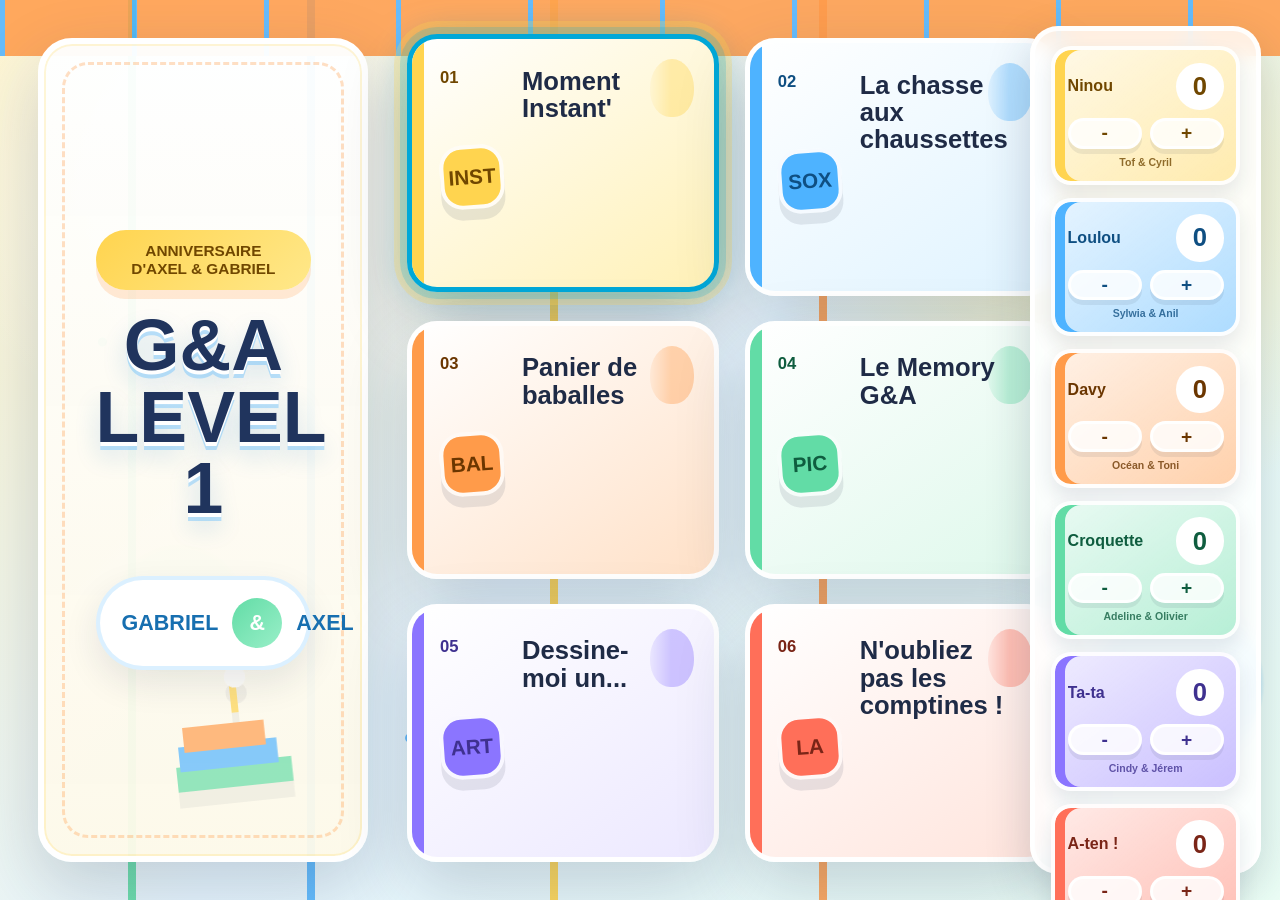
<file: index.html>
<!doctype html>
<html lang="fr">
  <head>
    <meta charset="UTF-8" />
    <meta name="viewport" content="width=device-width, initial-scale=1.0" />
    <title>G&A LEVEL 1</title>
    <link rel="stylesheet" href="styles.css" />
  </head>
  <body>
    <main class="shell">
      <aside class="team-scoreboard" aria-label="Scores des équipes">
        <div class="team-card team-ninou">
          <span class="team-name">Ninou</span><span class="team-members">Tof &amp; Cyril</span>
          <strong class="team-points">0</strong>
          <div class="team-controls" aria-label="Points Ninou">
            <button class="team-score-button" type="button" data-score-delta="-1">-</button>
            <button class="team-score-button" type="button" data-score-delta="1">+</button>
          </div>
        </div>
        <div class="team-card team-loulou">
          <span class="team-name">Loulou</span><span class="team-members">Sylwia &amp; Anil</span>
          <strong class="team-points">0</strong>
          <div class="team-controls" aria-label="Points Loulou">
            <button class="team-score-button" type="button" data-score-delta="-1">-</button>
            <button class="team-score-button" type="button" data-score-delta="1">+</button>
          </div>
        </div>
        <div class="team-card team-davy">
          <span class="team-name">Davy</span><span class="team-members">Océan &amp; Toni</span>
          <strong class="team-points">0</strong>
          <div class="team-controls" aria-label="Points Davy">
            <button class="team-score-button" type="button" data-score-delta="-1">-</button>
            <button class="team-score-button" type="button" data-score-delta="1">+</button>
          </div>
        </div>
        <div class="team-card team-croquette">
          <span class="team-name">Croquette</span><span class="team-members">Adeline &amp; Olivier</span>
          <strong class="team-points">0</strong>
          <div class="team-controls" aria-label="Points Croquette">
            <button class="team-score-button" type="button" data-score-delta="-1">-</button>
            <button class="team-score-button" type="button" data-score-delta="1">+</button>
          </div>
        </div>
        <div class="team-card team-ta-ta">
          <span class="team-name">Ta-ta</span><span class="team-members">Cindy &amp; Jérem</span>
          <strong class="team-points">0</strong>
          <div class="team-controls" aria-label="Points Ta-ta">
            <button class="team-score-button" type="button" data-score-delta="-1">-</button>
            <button class="team-score-button" type="button" data-score-delta="1">+</button>
          </div>
        </div>
        <div class="team-card team-a-ten">
          <span class="team-name">A-ten !</span><span class="team-members">Angel &amp; Joao</span>
          <strong class="team-points">0</strong>
          <div class="team-controls" aria-label="Points A-ta !">
            <button class="team-score-button" type="button" data-score-delta="-1">-</button>
            <button class="team-score-button" type="button" data-score-delta="1">+</button>
          </div>
        </div>
      </aside>

      <section class="home-screen" id="homeScreen" aria-labelledby="pageTitle">
        <div class="brand-panel">
          <p class="eyebrow">Anniversaire d'Axel &amp; Gabriel</p>
          <h1 id="pageTitle">G&amp;A LEVEL 1</h1>
          <div class="score-strip" aria-label="Tableau d'ambiance">
            <span>Gabriel</span>
            <strong>&amp;</strong>
            <span>Axel</span>
          </div>
        </div>

        <nav class="activity-grid" aria-label="Activités">
          <button class="activity-card active" type="button" data-activity="moment-instant">
            <span class="activity-number">01</span>
            <span class="activity-icon">INST</span>
            <span class="activity-title">Moment Instant'</span>
          </button>
          <button class="activity-card" type="button" data-activity="chaussettes">
            <span class="activity-number">02</span>
            <span class="activity-icon">SOX</span>
            <span class="activity-title">La chasse aux chaussettes</span>
          </button>
          <button class="activity-card" type="button" data-activity="baballes">
            <span class="activity-number">03</span>
            <span class="activity-icon">BAL</span>
            <span class="activity-title">Panier de baballes</span>
          </button>
          <button class="activity-card" type="button" data-activity="memory">
            <span class="activity-number">04</span>
            <span class="activity-icon">PIC</span>
            <span class="activity-title">Le Memory G&amp;A</span>
          </button>
          <button class="activity-card" type="button" data-activity="dessin">
            <span class="activity-number">05</span>
            <span class="activity-icon">ART</span>
            <span class="activity-title">Dessine-moi un...</span>
          </button>
          <button class="activity-card" type="button" data-activity="comptines">
            <span class="activity-number">06</span>
            <span class="activity-icon">LA</span>
            <span class="activity-title">N'oubliez pas les comptines !</span>
          </button>
        </nav>
      </section>

      <section class="module-screen hidden" id="moduleScreen" aria-live="polite">
        <button class="back-button" type="button" id="backButton">&lt; Menu</button>
        <article class="module-panel">
          <div class="module-kicker" id="moduleNumber">Activité 01</div>
          <h2 id="moduleTitle">Le Juste G&amp;A</h2>
          <p id="moduleDescription"></p>
          <div class="module-points" id="modulePoints" hidden></div>
          <div class="activity-module-mount" id="activityModuleMount"></div>
        </article>
      </section>
    </main>

    <script type="module" src="app.js"></script>
  </body>
</html>
</file>
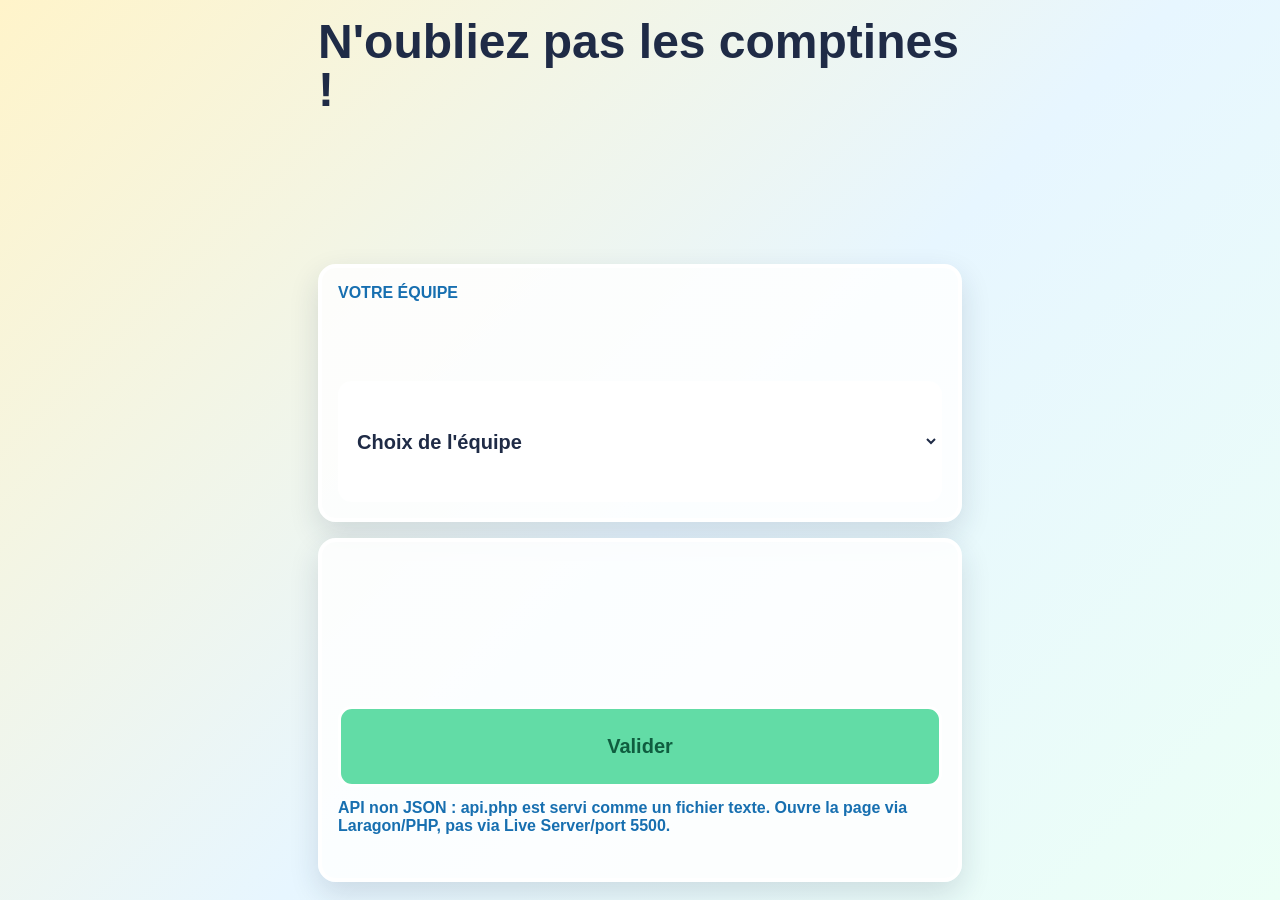
<file: activities/comptines/player.html>
<!doctype html>
<html lang="fr">
  <head>
    <meta charset="UTF-8" />
    <meta name="viewport" content="width=device-width, initial-scale=1.0" />
    <title>Comptines - téléphone</title>
    <link rel="stylesheet" href="player.css" />
  </head>
  <body>
    <main class="phone-shell">
      <h1>N'oubliez pas les comptines !</h1>
      <section class="phone-panel">
        <label for="teamSelect">Votre équipe</label>
        <select id="teamSelect"></select>
      </section>
      <section class="phone-panel">
        <p class="phone-kicker" id="songTitle"></p>
        <p class="phone-prompt" id="songPrompt"></p>
        <form id="answerForm" class="answer-form"></form>
        <button class="submit-button" type="button" id="submitButton">Valider</button>
        <p class="phone-status" id="phoneStatus" aria-live="polite"></p>
      </section>
    </main>
    <script type="module" src="player.js"></script>
  </body>
</html>
</file>
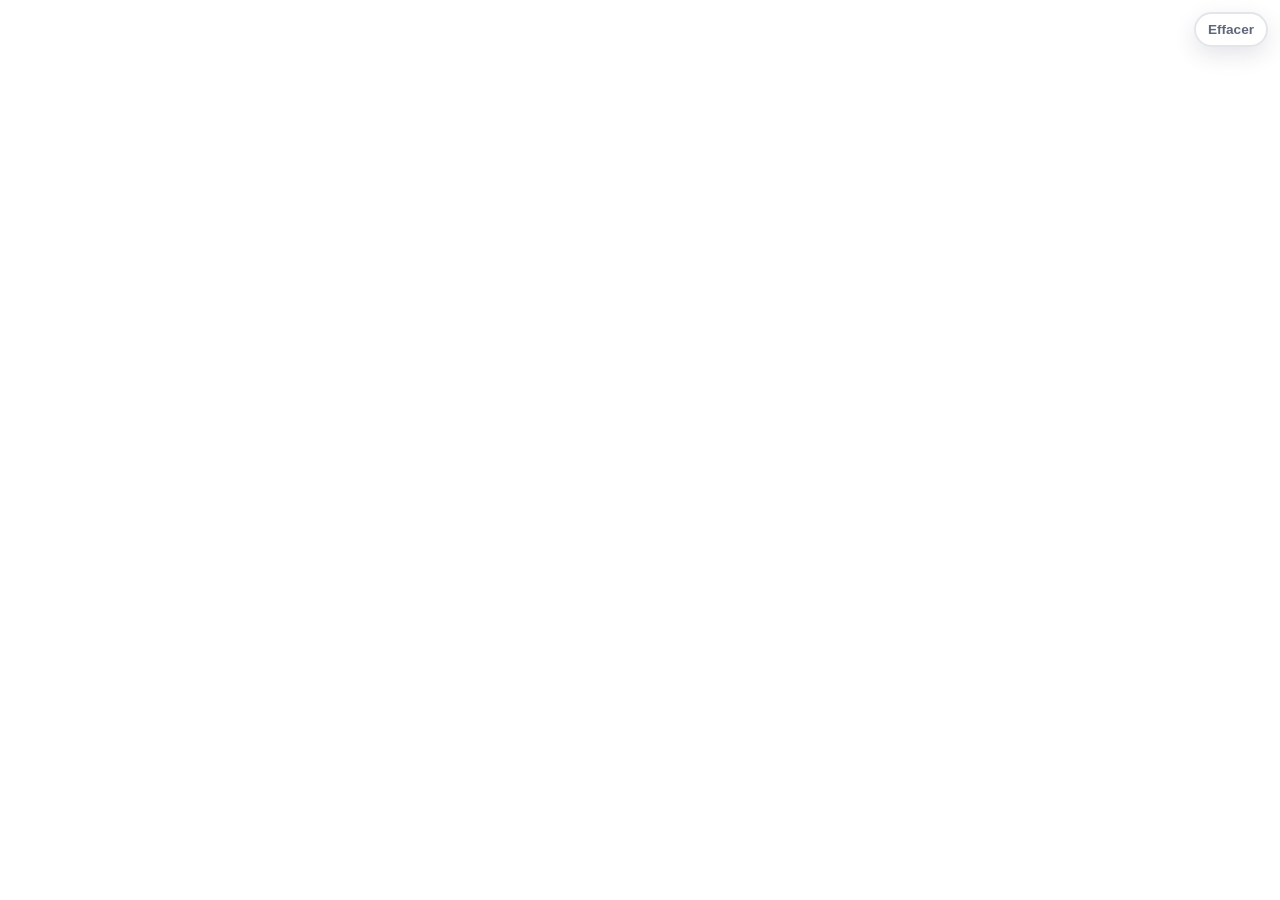
<file: activities/dessin/draw.html>
<!doctype html>
<html lang="fr">
  <head>
    <meta charset="UTF-8" />
    <meta name="viewport" content="width=device-width, initial-scale=1.0" />
    <title>Tablette dessin</title>
    <link rel="stylesheet" href="./draw.css" />
  </head>
  <body>
    <button class="draw-clear-button" type="button" id="drawClearButton" aria-label="Effacer tout le dessin">Effacer</button>
    <div class="draw-timeout hidden" id="drawTimeout">Trop tard !</div>
    <canvas id="drawCanvas" aria-label="Zone de dessin"></canvas>
    <script type="module" src="./draw-board.js"></script>
  </body>
</html>
</file>
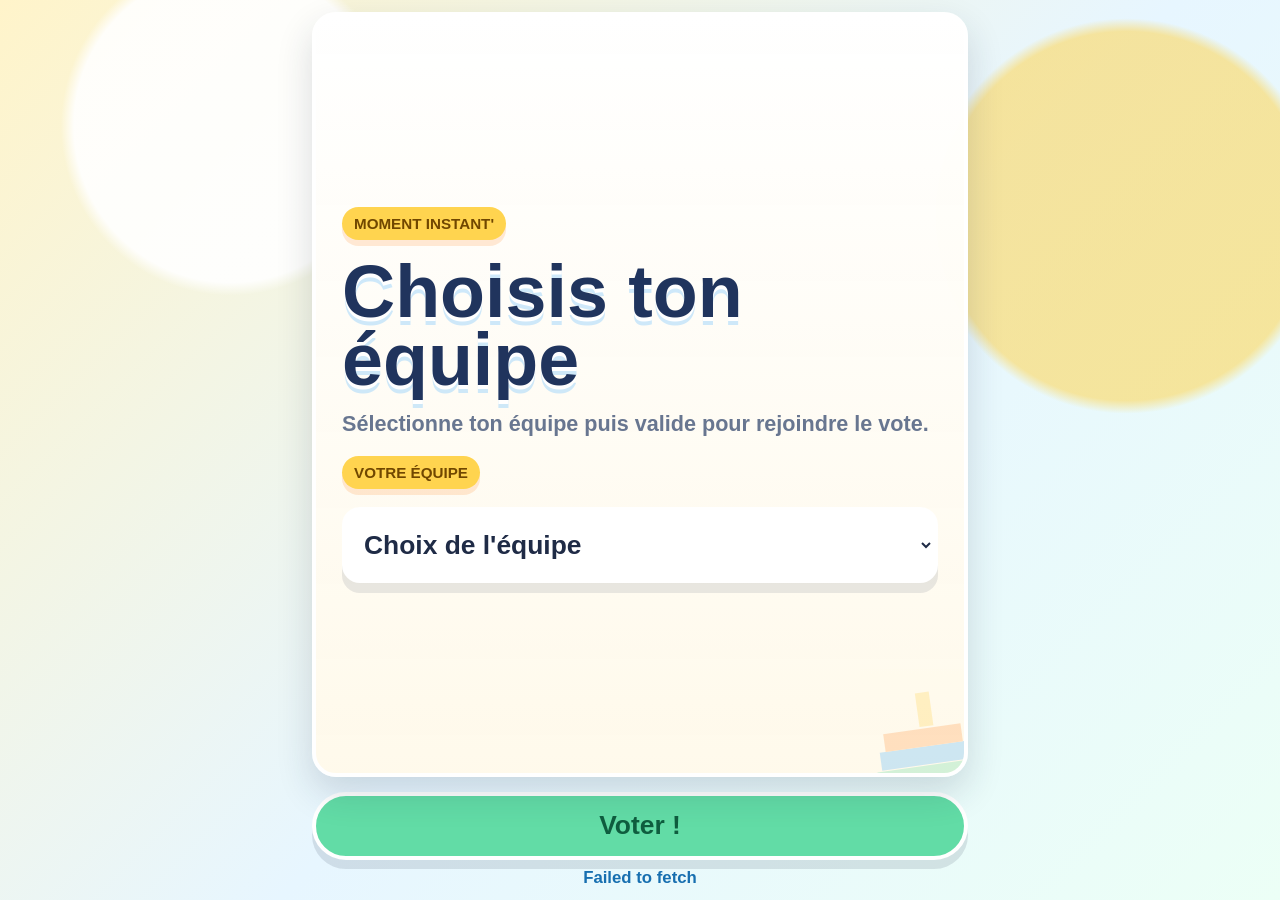
<file: activities/moment-instant/player.html>
<!doctype html>
<html lang="fr">
  <head>
    <meta charset="UTF-8" />
    <meta name="viewport" content="width=device-width, initial-scale=1.0, viewport-fit=cover" />
    <title>Moment Instant - vote</title>
    <link rel="stylesheet" href="player.css" />
  </head>
  <body class="is-joining">
    <main class="phone-shell">
      <section class="phone-panel join-panel" aria-label="Connexion équipe">
        <p class="phone-kicker">Moment Instant'</p>
        <h1>Choisis ton équipe</h1>
        <p class="phone-prompt" id="joinPrompt">Sélectionne ton équipe puis valide pour rejoindre le vote.</p>
        <label class="team-select-label" for="teamSelect">Votre équipe</label>
        <select id="teamSelect"></select>
      </section>

      <section class="phone-panel vote-panel" aria-label="Vote des photos">
        <p class="phone-kicker" id="voteTitle">Vote des photos</p>
        <h1 id="voteHeading">Choisis 2 photos</h1>
        <p class="phone-prompt" id="votePrompt">Choisissez 2 photos, sans voter pour celles de votre équipe.</p>
        <form id="voteForm" class="vote-form"></form>
      </section>

      <footer class="phone-footer">
        <button class="submit-button" type="button" id="submitButton">Voter !</button>
        <p class="phone-status" id="phoneStatus" aria-live="polite"></p>
      </footer>
    </main>
    <script type="module" src="player.js"></script>
  </body>
</html>
</file>
<file: styles.css>
:root {
  color-scheme: light;
  --ink: #1f2b46;
  --muted: #687690;
  --paper: rgba(255, 255, 255, 0.92);
  --cream: #fff9e9;
  --blue: #4eb3ff;
  --blue-dark: #176fb0;
  --pink: #f2a4c8;
  --pink-dark: #9a5c78;
  --yellow: #ffd44f;
  --yellow-soft: #fff0a8;
  --mint: #62dca6;
  --orange: #ff9b4a;
  --purple: #8b75ff;
  --coral: #ff6f59;
  --select: #00a8d8;
  --scoreboard-width: clamp(200px, 18vw, 280px);
  --scoreboard-height: clamp(82px, 10vh, 112px);
  --shadow: 0 26px 70px rgba(31, 43, 70, 0.2);
}

* {
  box-sizing: border-box;
}

html,
body {
  min-height: 100%;
}

body {
  margin: 0;
  overflow-x: hidden;
  color: var(--ink);
  font-family: Arial, Helvetica, sans-serif;
  background:
    radial-gradient(circle at 18% 18%, rgba(255, 255, 255, 0.82), transparent 24%),
    radial-gradient(circle at 86% 20%, rgba(255, 240, 168, 0.8), transparent 26%),
    linear-gradient(135deg, #fff4ca 0%, #e7f6ff 50%, #ecfff6 100%);
}

body::before,
body::after {
  position: fixed;
  inset: 0;
  pointer-events: none;
  content: "";
}

body::before {
  z-index: -2;
  background:
    linear-gradient(90deg, transparent 0 10%, rgba(98, 220, 166, 0.9) 10% 10.6%, transparent 10.6% 24%, rgba(78, 179, 255, 0.85) 24% 24.6%, transparent 24.6% 43%, rgba(255, 212, 79, 0.9) 43% 43.6%, transparent 43.6% 64%, rgba(255, 155, 74, 0.85) 64% 64.6%, transparent 64.6%),
    radial-gradient(circle at 14% 68%, rgba(98, 220, 166, 0.2) 0 5%, transparent 5.4%),
    radial-gradient(circle at 92% 76%, rgba(78, 179, 255, 0.25) 0 6%, transparent 6.4%);
}

body::after {
  z-index: -1;
  background:
    conic-gradient(from 180deg at 4% 0, var(--blue) 0 25%, var(--yellow) 0 50%, var(--mint) 0 75%, var(--orange) 0) 0 0 / 132px 56px repeat-x,
    radial-gradient(circle at 8% 38%, var(--mint) 0 4px, transparent 5px),
    radial-gradient(circle at 17% 30%, var(--yellow) 0 5px, transparent 6px),
    radial-gradient(circle at 32% 82%, var(--blue) 0 4px, transparent 5px),
    radial-gradient(circle at 59% 22%, var(--mint) 0 5px, transparent 6px),
    radial-gradient(circle at 82% 58%, var(--orange) 0 4px, transparent 5px);
  opacity: 0.86;
}

.shell {
  min-height: 100vh;
  padding: clamp(24px, 3vw, 52px) calc(var(--scoreboard-width) + clamp(30px, 4vw, 62px)) clamp(24px, 3vw, 52px) clamp(24px, 3vw, 52px);
}

.team-scoreboard {
  position: fixed;
  top: clamp(18px, 2vw, 34px);
  bottom: clamp(18px, 2vw, 34px);
  right: clamp(14px, 1.5vw, 24px);
  z-index: 20;
  display: grid;
  grid-template-columns: 1fr;
  align-content: start;
  gap: clamp(8px, 1vw, 14px);
  width: var(--scoreboard-width);
  padding: clamp(10px, 1.2vw, 16px);
  border: 5px solid rgba(255, 255, 255, 0.92);
  border-radius: 28px;
  background: rgba(255, 255, 255, 0.82);
  box-shadow: 0 18px 46px rgba(31, 43, 70, 0.2);
  backdrop-filter: blur(10px);
}

.team-card {
  --team-color: var(--blue);
  --team-text: #0f4f82;
  position: relative;
  display: grid;
  grid-template-columns: minmax(0, 1fr) auto;
  grid-template-rows: auto auto;
  gap: 8px 10px;
  align-items: center;
  min-width: 0;
  padding: clamp(10px, 1vw, 16px);
  border: 4px solid rgba(255, 255, 255, 0.94);
  border-radius: 20px;
  background:
    linear-gradient(145deg, rgba(255, 255, 255, 0.86), rgba(255, 255, 255, 0.54)),
    var(--team-color);
  box-shadow: inset 10px 0 0 var(--team-color), 0 10px 20px rgba(31, 43, 70, 0.1);
}

.team-name {
  min-width: 0;
  color: var(--team-text);
  font-size: clamp(0.95rem, 1.25vw, 1.45rem);
  font-weight: 900;
  overflow: hidden;
  text-overflow: ellipsis;
  white-space: nowrap;
}

.team-points {
  display: grid;
  place-items: center;
  min-width: clamp(40px, 3.7vw, 58px);
  height: clamp(40px, 3.7vw, 58px);
  border-radius: 50%;
  background: #ffffff;
  color: var(--team-text);
  font-size: clamp(1.35rem, 2vw, 2.4rem);
  font-weight: 900;
}

.team-controls {
  grid-column: 1 / -1;
  display: grid;
  grid-template-columns: 1fr 1fr;
  gap: 8px;
}

.team-score-button {
  min-height: clamp(28px, 2.4vw, 38px);
  border: 3px solid rgba(255, 255, 255, 0.92);
  border-radius: 999px;
  background: rgba(255, 255, 255, 0.82);
  color: var(--team-text);
  box-shadow: 0 5px 0 rgba(31, 43, 70, 0.08);
  font-size: clamp(1rem, 1.5vw, 1.6rem);
  font-weight: 900;
  cursor: pointer;
}

.team-score-button:hover,
.team-score-button:focus-visible {
  border-color: var(--select);
  outline: none;
}

.team-card.is-current-turn {
  border-color: #ffffff;
  box-shadow:
    inset 10px 0 0 var(--team-color),
    0 0 0 6px rgba(0, 168, 216, 0.24),
    0 18px 36px rgba(31, 43, 70, 0.24);
  transform: translateX(-4px) scale(1.02);
}

.team-card.is-current-turn .team-name {
  text-decoration: underline;
  text-decoration-thickness: 4px;
  text-underline-offset: 5px;
}

.team-turn-controls {
  position: absolute;
  inset: 0;
  z-index: 2;
  display: grid;
  grid-template-rows: auto auto;
  gap: 8px;
  place-content: center;
  place-items: center;
  padding: 12px;
  border-radius: inherit;
  background: color-mix(in srgb, var(--team-color) 82%, rgba(255, 255, 255, 0.9));
  box-shadow: inset 0 0 0 5px rgba(255, 255, 255, 0.74);
}

.team-turn-start-button {
  padding: 8px 14px;
  border: 3px solid rgba(255, 255, 255, 0.96);
  border-radius: 999px;
  background: #ffffff;
  color: var(--team-text);
  box-shadow: 0 6px 0 rgba(31, 43, 70, 0.12);
  font-size: clamp(0.85rem, 1vw, 1rem);
  font-weight: 900;
  cursor: pointer;
}

.team-turn-start-button:hover,
.team-turn-start-button:focus-visible {
  border-color: var(--select);
  outline: none;
}

.team-turn-start-button:disabled {
  cursor: default;
  opacity: 0.86;
}

.team-turn-countdown {
  color: var(--team-text);
  font-family: "Arial Black", Arial, Helvetica, sans-serif;
  font-size: clamp(2rem, 3.9vw, 3.5rem);
  font-weight: 900;
  line-height: 1;
  text-shadow: 0 4px 0 rgba(255, 255, 255, 0.34);
}

.team-ninou {
  --team-color: #ffd44f;
  --team-text: #704700;
}

.team-loulou {
  --team-color: #4eb3ff;
  --team-text: #0f4f82;
}

.team-davy {
  --team-color: #ff9b4a;
  --team-text: #6b3600;
}

.team-croquette {
  --team-color: #62dca6;
  --team-text: #0f5d3f;
}

.team-ta-ta {
  --team-color: #8b75ff;
  --team-text: #3f3190;
}

.team-a-ten {
  --team-color: #ff6f59;
  --team-text: #7a2517;
}

.home-screen {
  display: grid;
  grid-template-columns: minmax(330px, 0.7fr) minmax(650px, 1.3fr);
  gap: clamp(24px, 3vw, 44px);
  align-items: stretch;
  min-height: calc(100vh - clamp(48px, 6vw, 104px));
}

.brand-panel,
.module-panel {
  position: relative;
  display: flex;
  flex-direction: column;
  justify-content: center;
  padding: clamp(30px, 4vw, 64px);
  border: 6px solid #ffffff;
  border-radius: 34px;
  background:
    linear-gradient(180deg, rgba(255, 255, 255, 0.94), rgba(255, 249, 233, 0.9)),
    var(--paper);
  box-shadow: var(--shadow), inset 0 0 0 2px rgba(255, 212, 79, 0.22);
  overflow: hidden;
  align-items: center;
}

.brand-panel {
  background:
    linear-gradient(180deg, rgba(255, 255, 255, 0.96), rgba(255, 249, 233, 0.94)),
    linear-gradient(135deg, rgba(78, 179, 255, 0.14), rgba(98, 220, 166, 0.14));
}

.brand-panel::before,
.module-panel::before {
  position: absolute;
  right: clamp(28px, 4vw, 60px);
  bottom: clamp(26px, 4vw, 58px);
  width: clamp(124px, 11vw, 184px);
  height: clamp(124px, 11vw, 184px);
  content: "";
  background:
    radial-gradient(circle at 50% 9%, #fff 0 7%, transparent 7.5%),
    linear-gradient(var(--yellow), var(--yellow)) 48% 18% / 5% 20% no-repeat,
    linear-gradient(var(--orange), var(--orange)) 22% 50% / 58% 18% no-repeat,
    linear-gradient(var(--blue), var(--blue)) 16% 67% / 70% 18% no-repeat,
    linear-gradient(var(--mint), var(--mint)) 10% 84% / 82% 18% no-repeat;
  border-radius: 22px;
  opacity: 0.68;
  transform: rotate(-6deg);
  filter: drop-shadow(0 16px 0 rgba(31, 43, 70, 0.08));
}

.brand-panel::after,
.module-panel::after {
  position: absolute;
  inset: 18px;
  pointer-events: none;
  content: "";
  border: 3px dashed rgba(255, 155, 74, 0.32);
  border-radius: 26px;
}

.eyebrow,
.module-kicker {
  position: relative;
  z-index: 1;
  width: fit-content;
  margin: 0 0 20px;
  padding: 12px 20px;
  border-radius: 999px;
  background: linear-gradient(135deg, var(--yellow), #ffe88a);
  color: #704700;
  box-shadow: 0 9px 0 rgba(255, 155, 74, 0.22);
  font-size: clamp(0.95rem, 1.2vw, 1.28rem);
  font-weight: 900;
  text-transform: uppercase;
  letter-spacing: 0;
  text-align: center;
}
#moduleTitle, #moduleDescription, #activityModuleMount {
  display: flex;
  justify-content: center;
  text-align: center;
}

h1,
h2 {
  position: relative;
  z-index: 1;
  margin: 0;
  color: #20345d;
  font-family: "Arial Black", Arial, Helvetica, sans-serif;
  font-weight: 900;
  letter-spacing: 0;
  text-shadow:
    0 4px 0 #ffffff,
    0 8px 0 rgba(78, 179, 255, 0.36),
    0 13px 24px rgba(23, 111, 176, 0.22);
}

h1 {
  max-width: 100%;
    font-size: clamp(3rem, 5.6vw, 9.6rem);
    line-height: 1;
    overflow-wrap: normal;
    word-break: keep-all;
    text-align: center;
}

h2 {
  max-width: min(100%, 26ch);
  font-size: clamp(2.25rem, 4vw, 5.05rem);
  line-height: 0.94;
}

.score-strip {
  position: relative;
  z-index: 1;
  display: grid;
  grid-template-columns: 1fr auto 1fr;
  gap: 14px;
  align-items: center;
  width: min(100%, 560px);
  margin-top: clamp(30px, 4vw, 58px);
  padding: 18px 22px;
  border: 4px solid rgba(78, 179, 255, 0.2);
  border-radius: 999px;
  background: #ffffff;
  color: var(--blue-dark);
  box-shadow: 0 14px 34px rgba(31, 43, 70, 0.1);
  font-size: clamp(1.22rem, 1.68vw, 1.75rem);
  font-weight: 900;
  text-align: center;
  text-transform: uppercase;
}

.score-strip strong {
  display: grid;
  place-items: center;
  width: 50px;
  height: 50px;
  border-radius: 50%;
  background: linear-gradient(135deg, var(--mint), #99efc8);
  color: #ffffff;
}

.activity-grid {
  display: grid;
  grid-template-columns: repeat(2, minmax(0, 1fr));
  gap: clamp(18px, 2vw, 28px);
}

.activity-card {
  --card-color: var(--yellow);
  --card-text: #704700;
  position: relative;
  display: grid;
  grid-template-columns: auto minmax(0, 1fr);
  grid-template-rows: auto 1fr;
  gap: 8px 18px;
  align-content: center;
  min-height: clamp(168px, 15vh, 224px);
  padding: clamp(22px, 2.2vw, 34px);
  border: 5px solid rgba(255, 255, 255, 0.96);
  border-radius: 30px;
  color: var(--ink);
  background: #ffffff;
  box-shadow: var(--shadow);
  cursor: pointer;
  text-align: left;
  transform: translateY(0);
  transition: transform 160ms ease, border-color 160ms ease, box-shadow 160ms ease;
  overflow: hidden;
}

.activity-card::before {
  position: absolute;
  inset: 0 auto 0 0;
  width: 12px;
  content: "";
  background: var(--card-color);
}

.activity-card::after {
  position: absolute;
  right: 20px;
  top: 20px;
  width: 44px;
  height: 58px;
  content: "";
  border-radius: 50% 50% 46% 46%;
  background:
    linear-gradient(90deg, rgba(255, 255, 255, 0.65), transparent 48%),
    var(--card-color);
  box-shadow: 0 24px 0 -22px rgba(31, 43, 70, 0.42);
  opacity: 0.38;
}

.activity-card:nth-child(1) {
  --card-color: var(--yellow);
  --card-text: #704700;
  background: linear-gradient(145deg, #ffffff, #fff1b7);
}

.activity-card:nth-child(2) {
  --card-color: var(--blue);
  --card-text: #0f4f82;
  background: linear-gradient(145deg, #ffffff, #dff3ff);
}

.activity-card:nth-child(3) {
  --card-color: var(--orange);
  --card-text: #6b3600;
  background: linear-gradient(145deg, #ffffff, #ffe1c8);
}

.activity-card:nth-child(4) {
  --card-color: var(--mint);
  --card-text: #0f5d3f;
  background: linear-gradient(145deg, #ffffff, #def8eb);
}

.activity-card:nth-child(5) {
  --card-color: var(--purple);
  --card-text: #3f3190;
  background: linear-gradient(145deg, #ffffff, #ece8ff);
}

.activity-card:nth-child(6) {
  --card-color: var(--coral);
  --card-text: #7a2517;
  background: linear-gradient(145deg, #ffffff, #ffe4dc);
}

.activity-card:hover,
.activity-card:focus-visible,
.activity-card.active {
  border-color: var(--select);
  box-shadow:
    0 0 0 7px rgba(0, 168, 216, 0.2),
    0 0 0 13px rgba(255, 212, 79, 0.28),
    0 0 34px rgba(0, 168, 216, 0.28),
    0 30px 66px rgba(31, 43, 70, 0.28);
  outline: none;
  transform: translateY(-4px);
}

.activity-number {
  position: relative;
  z-index: 1;
  grid-column: 1;
  align-self: start;
  color: var(--card-text);
  font-size: clamp(1rem, 1.3vw, 1.35rem);
  font-weight: 900;
}

.activity-icon {
  position: relative;
  z-index: 1;
  grid-column: 1;
  grid-row: 2;
  align-self: center;
  display: grid;
  place-items: center;
  width: clamp(64px, 5vw, 90px);
  height: clamp(64px, 5vw, 90px);
  border: 4px solid rgba(255, 255, 255, 0.94);
  border-radius: 22px;
  background: var(--card-color);
  color: var(--card-text);
  box-shadow: 0 11px 0 rgba(31, 43, 70, 0.1);
  font-size: clamp(1.08rem, 1.62vw, 1.75rem);
  font-weight: 900;
  line-height: 1;
  transform: rotate(-4deg);
}

.activity-title {
  position: relative;
  z-index: 1;
  grid-column: 2;
  grid-row: 1 / span 2;
  display: flex;
  align-items: center;
  color: #1f2b46;
  font-size: clamp(1.5rem, 2vw, 2.45rem);
  font-weight: 900;
  line-height: 1.06;
  text-wrap: balance;
}

.activity-subtitle {
  position: relative;
  z-index: 1;
  grid-column: 2;
  align-self: center;
  color: var(--muted);
  font-size: clamp(1rem, 1.18vw, 1.3rem);
  font-weight: 800;
  line-height: 1.25;
}

.hidden {
  display: none;
}

.back-button {
  position: fixed;
  top: clamp(18px, 2vw, 34px);
  left: clamp(18px, 2vw, 34px);
  z-index: 5;
  padding: 16px 24px;
  border: 4px solid rgba(255, 255, 255, 0.96);
  border-radius: 999px;
  background: var(--yellow);
  color: #704700;
  box-shadow: 0 14px 34px rgba(31, 43, 70, 0.22);
  font-size: 1.1rem;
  font-weight: 900;
  cursor: pointer;
}

.back-button:hover,
.back-button:focus-visible {
  border-color: var(--blue);
  outline: none;
}

.module-placeholder {
  position: relative;
  z-index: 1;
  display: grid;
  grid-template-columns: auto 1fr;
  gap: 12px 26px;
  align-items: center;
  max-width: 1050px;
  margin-top: clamp(36px, 4vw, 70px);
  padding: clamp(24px, 3vw, 42px);
  border: 4px dashed rgba(255, 155, 74, 0.34);
  border-radius: 28px;
  background: rgba(255, 255, 255, 0.76);
}

.module-placeholder span {
  grid-row: 1 / 3;
  display: grid;
  place-items: center;
  width: clamp(82px, 8vw, 136px);
  height: clamp(82px, 8vw, 136px);
  border: 4px solid rgba(255, 255, 255, 0.94);
  border-radius: 28px;
  background: var(--blue);
  color: #0f4f82;
  box-shadow: 0 12px 0 rgba(31, 43, 70, 0.1);
  font-size: clamp(1.55rem, 3.1vw, 3.4rem);
  font-weight: 900;
  transform: rotate(-4deg);
}

.module-placeholder strong {
  color: var(--blue-dark);
  font-size: clamp(1.8rem, 2.8vw, 3.7rem);
  font-weight: 900;
  text-transform: uppercase;
}

.module-placeholder p {
  margin: 0;
  font-size: clamp(1.1rem, 1.55vw, 1.75rem);
}

.sock-timer {
  position: relative;
  z-index: 1;
  display: grid;
  gap: clamp(20px, 3vw, 34px);
  justify-items: center;
  max-width: 980px;
  margin-top: clamp(36px, 4vw, 70px);
  padding: clamp(28px, 4vw, 56px);
  border: 5px solid rgba(255, 255, 255, 0.94);
  border-radius: 34px;
  background:
    linear-gradient(145deg, rgba(255, 255, 255, 0.94), rgba(223, 243, 255, 0.9)),
    #ffffff;
  box-shadow: 0 24px 58px rgba(31, 43, 70, 0.18);
}

.sock-mode .sock-timer {
  flex: 1;
  width: min(100%, 1180px);
  min-height: 0;
  margin-top: clamp(10px, 1.6vh, 18px);
  padding: clamp(14px, 2.3vh, 28px);
  gap: clamp(10px, 1.6vh, 18px);
  align-content: center;
}

.module-placeholder.hidden,
.sock-timer.hidden {
  display: none;
}

.drawing-host {
  position: relative;
  display: grid;
  grid-template-rows: minmax(0, 1fr) auto auto;
  gap: clamp(14px, 2vw, 22px);
  width: min(100%, 1180px);
  height: 100%;
  min-height: 0;
  margin: 0 auto;
}







.drawing-preview {
  display: block;
  width: 100%;
  height: 100%;
  min-height: 0;
  border: 6px solid rgba(255, 255, 255, 0.96);
  border-radius: 26px;
  background: #ffffff;
  box-shadow: 0 22px 54px rgba(31, 43, 70, 0.16);
}

.drawing-timeout {
  position: absolute;
  inset: 0;
  z-index: 5;
  display: grid;
  place-items: center;
  pointer-events: none;
  color: var(--coral);
  font-family: "Arial Black", Arial, Helvetica, sans-serif;
  font-size: clamp(4rem, 11vw, 10rem);
  font-weight: 900;
  line-height: 1;
  text-align: center;
  text-shadow:
    0 8px 0 #ffffff,
    0 18px 42px rgba(31, 43, 70, 0.28);
  text-transform: uppercase;
}

.drawing-timeout.hidden {
  display: none;
}

.module-panel .drawing-status {
  max-width: 900px;
  margin: 0;
  color: var(--muted);
  font-size: clamp(1rem, 1.35vw, 1.35rem);
  font-weight: 800;
}


.comptines-host {
  position: relative;
  z-index: 1;
  display: grid;
  grid-template-columns: minmax(0, 1.15fr) minmax(300px, 0.85fr);
  gap: clamp(16px, 2vw, 28px);
  width: 100%;
  height: 100%;
  max-width: 100%;
  min-width: 0;
  min-height: 0;
  align-self: stretch;
  justify-self: stretch;
}

.comptines-main,
.comptines-teams,
.comptines-listening {
  width: 100%;
  min-height: 0;
  padding: clamp(16px, 2vw, 26px);
  border: 5px solid rgba(255, 255, 255, 0.94);
  border-radius: 26px;
  background: rgba(255, 255, 255, 0.82);
  box-shadow: 0 18px 42px rgba(31, 43, 70, 0.14);
  overflow: hidden;
}


.comptines-reset-game-button {
  position: absolute;
  top: 10px;
  right: 12px;
  z-index: 3;
  padding: 6px 10px;
  border: 1px solid rgba(27, 67, 117, 0.22);
  border-radius: 999px;
  background: rgba(255, 255, 255, 0.42);
  color: rgba(27, 67, 117, 0.58);
  font-size: 0.72rem;
  font-weight: 800;
  cursor: pointer;
}

.comptines-reset-game-button:hover,
.comptines-reset-game-button:focus-visible {
  background: rgba(255, 255, 255, 0.88);
  color: var(--blue-dark);
}
.moment-instant-module .comptines-waiting {
  position: absolute;
  z-index: 2;
} 
.comptines-waiting {
  grid-column: 1 / -1;
  display: grid;
  grid-template-columns: minmax(0, 1fr) minmax(220px, 0.6fr);
  grid-template-rows: minmax(0, 1fr) auto;
  gap: clamp(18px, 2.4vw, 32px);
  width: 100%;
  height: 100%;
  min-height: 0;
  box-sizing: border-box;
  padding: clamp(22px, 3vw, 42px);
  border: 5px solid rgba(255, 255, 255, 0.94);
  border-radius: 26px;
  background: #ffffff;
  box-shadow: 0 18px 0 rgba(27, 67, 117, 0.16);
}

.comptines-waiting[hidden] {
  display: none;
}

.comptines-waiting-copy {
  display: grid;
  align-content: center;
  gap: clamp(12px, 1.8vh, 22px);
  min-width: 0;
}

.moment-connected-copy {
  display: grid;
  align-content: center;
  gap: clamp(10px, 1.4vh, 16px);
  min-width: 0;
}

.moment-connected-copy h3 {
  margin: 0;
  color: var(--blue-dark);
  font-size: clamp(2rem, 4.6vw, 5.8rem);
  line-height: 0.95;
}

.moment-connected-copy p {
  margin: 0;
  color: var(--muted);
  font-size: clamp(1rem, 1.25vw, 1.45rem);
  font-weight: 800;
  line-height: 1.25;
}

.comptines-waiting-copy h3 {
  margin: 0;
  color: var(--blue-dark);
  font-size: clamp(2.8rem, 6vw, 7rem);
  line-height: 0.95;
}

.comptines-waiting-copy p {
  max-width: 780px;
  margin: 0;
  color: var(--muted);
  font-size: clamp(1.2rem, 1.7vw, 2rem);
  font-weight: 800;
}

.comptines-qr-card {
  align-self: center;
  justify-self: center;
  display: grid;
  place-items: center;
  width: min(100%, clamp(220px, 24vw, 320px));
  aspect-ratio: 1;
  padding: clamp(12px, 1.5vw, 22px);
  border: 6px solid var(--blue);
  border-radius: 28px;
  background: #fff;
  box-shadow: 0 14px 0 rgba(27, 67, 117, 0.15);
}

.comptines-qr-card img {
  display: block;
  width: 100%;
  height: 100%;
  object-fit: contain;
}

.comptines-connected-count {
  width: fit-content;
  padding: 12px 18px;
  border-radius: 999px;
  background: var(--mint);
  color: #0f5d3f;
  font-size: clamp(1.2rem, 1.8vw, 2.2rem);
  box-shadow: 0 8px 0 rgba(31, 137, 92, 0.16);
}

.comptines-connected-teams {
  grid-column: 1 / -1;
  display: grid;
  grid-template-columns: repeat(6, minmax(0, 1fr));
  gap: 10px;
  align-content: start;
}

.comptines-connected-team,
.moment-instant-module .comptines-connected-team {
  min-width: 0;
  padding: 12px 10px;
  border: 3px solid rgba(255, 255, 255, 0.96);
  border-radius: 18px;
  background: rgba(255, 255, 255, 0.72);
  color: var(--muted);
  font-weight: 900;
  text-align: center;
  opacity: 0.62;
}

.comptines-connected-team.is-connected,
.moment-instant-module .comptines-connected-team.is-connected {
  background: var(--team-color);
  color: var(--ink);
  opacity: 1;
  box-shadow: 0 8px 0 rgba(27, 67, 117, 0.16);
}

.comptines-main[hidden],
.comptines-teams[hidden] {
  display: none;
}
.comptines-main {
  display: grid;
  grid-template-rows: auto auto auto minmax(0, 1fr) auto;
  gap: clamp(10px, 1.4vh, 16px);
}

.comptines-kicker {
  color: var(--blue-dark);
  font-size: clamp(0.95rem, 1.2vw, 1.2rem);
  font-weight: 900;
  text-transform: uppercase;
}

.comptines-phone-url {
  padding: 10px 14px;
  border-radius: 14px;
  background: #ffffff;
  color: var(--ink);
  font-size: clamp(0.85rem, 1vw, 1.05rem);
  font-weight: 900;
  overflow-wrap: anywhere;
}


.comptines-replay-button,
.comptines-reveal-button,
/* .comptines-prev-button, */
.comptines-next-button {
  border: 3px solid rgba(255, 255, 255, 0.96);
  border-radius: 999px;
  font-weight: 900;
  cursor: pointer;
}

.comptines-replay-button {
  background: var(--yellow);
  color: #704700;
}


.comptines-main h3 {
  margin: 0;
  color: var(--blue-dark);
  font-size: clamp(1.8rem, 3.2vw, 4rem);
  line-height: 1;
}

.comptines-prompt {
  margin: 0;
  color: var(--muted);
  font-size: clamp(1rem, 1.5vw, 1.5rem);
  font-weight: 800;
  line-height: 1.25;
}

.comptines-answer-line {
  display: flex;
  flex-wrap: wrap;
  gap: clamp(10px, 1.4vw, 18px);
  align-content: center;
  align-items: center;
  min-height: 0;
}

.comptine-blank,
.comptine-answer-word {
  display: inline-grid;
  place-items: center;
  min-width: clamp(96px, 10vw, 168px);
  min-height: clamp(52px, 7vh, 82px);
  padding: 8px 14px;
  border: 5px solid var(--blue);
  border-radius: 18px;
  background: #ffffff;
  color: var(--ink);
  box-shadow: 0 10px 0 rgba(31, 43, 70, 0.1);
  font-size: clamp(1.25rem, 2.2vw, 2.6rem);
  font-weight: 900;
}

.comptine-blank::before {
  content: "";
  width: 70%;
  border-bottom: 6px solid var(--blue-dark);
}

.comptines-actions {
  display: grid;
  grid-template-columns: repeat(3, minmax(0, 1fr));
  gap: 10px;
  align-items: stretch;
}

.comptines-replay-button,
.comptines-reveal-button,
/* .comptines-prev-button, */
.comptines-next-button {
  width: 100%;
  padding: 12px 18px;
  min-height: 48px;
  font-size: clamp(1rem, 1.2vw, 1.25rem);
  text-align: center;
  box-shadow: 0 8px 0 rgba(31, 43, 70, 0.12);
  transition: transform 0.15s ease, box-shadow 0.15s ease, opacity 0.15s ease;
}

.comptines-replay-button:hover,
.comptines-reveal-button:hover,
.comptines-next-button:hover {
  transform: translateY(-2px);
  box-shadow: 0 10px 0 rgba(31, 43, 70, 0.16);
}

.comptines-reveal-button {
  background: var(--mint);
  color: #0f5d3f;
}

/* .comptines-prev-button, */
.comptines-next-button {
  background: var(--yellow);
  color: #704700;
}

.comptines-replay-button {
  background: linear-gradient(135deg, #ffd96b 0%, var(--yellow) 100%);
  color: #704700;
}

.comptines-reveal-button:disabled {
  cursor: default;
  opacity: 0.7;
}

.comptines-teams {
  display: grid;
  gap: 10px;
  align-content: start;
  overflow: auto;
}

.comptine-team-result {
  display: grid;
  grid-template-columns: minmax(0, 1fr) auto;
  gap: 8px 10px;
  padding: 12px;
  border: 4px solid rgba(255, 255, 255, 0.94);
  border-radius: 18px;
  background: color-mix(in srgb, var(--team-color) 28%, #ffffff);
}

.comptine-team-result strong {
  color: var(--ink);
  font-size: 1.05rem;
  font-weight: 900;
}

.comptine-team-score {
  color: var(--blue-dark);
  font-size: 1.3rem;
  font-weight: 900;
}

.comptine-team-words {
  grid-column: 1 / -1;
  display: flex;
  flex-wrap: wrap;
  gap: 6px;
}

.comptine-team-word,
.comptine-team-pending {
  padding: 6px 9px;
  border-radius: 999px;
  background: rgba(255, 255, 255, 0.8);
  color: var(--ink);
  font-weight: 900;
}

.comptine-team-word.valid {
  background: var(--mint);
  color: #0f5d3f;
}

.comptine-team-word.wrong {
  background: #ffd6cf;
  color: #7a2517;
}

.comptines-error {
  margin: 0;
  color: #7a2517;
  font-weight: 900;
}
.memory-game {
  position: relative;
  z-index: 1;
  display: grid;
  grid-template-rows: 1fr;
  gap: 0;
  place-items: center;
  width: 100%;
  height: 100%;
  margin-top: 0;
  min-height: 0;
}

.module-panel .memory-status {
  position: absolute;
  left: 0;
  bottom: 0;
  z-index: 4;
  min-height: 0;
  max-width: min(100%, 560px);
  margin: 0;
  padding: 8px 14px;
  border: 4px solid rgba(255, 255, 255, 0.94);
  border-radius: 16px;
  background: rgba(255, 255, 255, 0.9);
  color: var(--blue-dark);
  box-shadow: 0 12px 24px rgba(31, 43, 70, 0.12);
  font-size: clamp(0.9rem, 1.15vw, 1.1rem);
  font-weight: 900;
  backdrop-filter: blur(10px);
}

.memory-grid {
  --memory-gap: clamp(8px, 0.95vw, 14px);
  display: grid;
  grid-template-rows: repeat(5, minmax(0, 1fr));
  grid-template-columns: repeat(6, minmax(0, 1fr));
  align-content: stretch;
  width: min(100%, calc((100vh - clamp(48px, 6vw, 104px) - clamp(58px, 7vh, 76px)) * 1.18));
  max-height: 100%;
  aspect-ratio: 6 / 5;
  min-height: 0;
  gap: var(--memory-gap);
}

.memory-card {
  position: relative;
  aspect-ratio: 1;
  min-width: 0;
  padding: 0;
  border: 0;
  border-radius: 16px;
  background: transparent;
  cursor: pointer;
  perspective: 900px;
}

.memory-mode .memory-card {
  height: auto;
  aspect-ratio: 1;
}

.memory-card:focus-visible {
  outline: 5px solid var(--select);
  outline-offset: 3px;
}

.memory-card-inner {
  position: absolute;
  inset: 0;
  display: block;
  border-radius: inherit;
  transform-style: preserve-3d;
  transition: transform 260ms ease;
}

.memory-card.is-flipped .memory-card-inner,
.memory-card.is-found .memory-card-inner {
  transform: rotateY(180deg);
}

.memory-card-face {
  position: absolute;
  inset: 0;
  display: grid;
  place-items: center;
  overflow: hidden;
  border: 4px solid rgba(255, 255, 255, 0.96);
  border-radius: inherit;
  backface-visibility: hidden;
  box-shadow: 0 10px 22px rgba(31, 43, 70, 0.16);
}

.memory-card-back {
  color: #0f4f82;
  background:
    radial-gradient(circle at 28% 24%, rgba(255, 255, 255, 0.76) 0 12%, transparent 13%),
    linear-gradient(135deg, var(--blue), var(--yellow));
  font-size: clamp(1rem, 2vw, 2.2rem);
  font-weight: 900;
}

.memory-card-front {
  background: #ffffff;
  transform: rotateY(180deg);
}

.memory-card-front img {
  width: 100%;
  height: 100%;
  object-fit: cover;
}

.memory-card.is-found {
  cursor: default;
}

.memory-card.is-found .memory-card-face {
  border-color: var(--found-team-color, var(--mint));
  box-shadow:
    0 0 0 5px color-mix(in srgb, var(--found-team-color, var(--mint)) 38%, transparent),
    0 10px 22px rgba(31, 43, 70, 0.16);
}

.sock-timer-label {
  color: var(--blue-dark);
  font-size: clamp(1.25rem, 1.8vw, 2rem);
  font-weight: 900;
  text-transform: uppercase;
}

.sock-timer-display {
  min-width: min(100%, 620px);
  padding: clamp(16px, 2vw, 26px) clamp(24px, 4vw, 46px);
  border: 6px solid var(--blue);
  border-radius: 28px;
  background: #ffffff;
  color: #1f2b46;
  box-shadow:
    inset 0 -10px 0 rgba(78, 179, 255, 0.12),
    0 18px 40px rgba(31, 43, 70, 0.14);
  font-family: "Arial Black", Arial, Helvetica, sans-serif;
  font-size: clamp(5rem, 12vw, 11rem);
  font-weight: 900;
  line-height: 0.95;
  text-align: center;
}

.sock-mode .sock-timer-display {
  display: grid;
  place-items: center;
  width: min(100%, 1120px);
  min-width: 0;
  min-height: clamp(180px, 34vh, 380px);
  padding: clamp(14px, 2.2vh, 26px) clamp(34px, 6vw, 72px);
  font-size: clamp(6.5rem, 19vh, 14rem);
}

.sock-go-button {
  min-width: min(100%, 320px);
  padding: 18px 34px;
  border: 5px solid rgba(255, 255, 255, 0.96);
  border-radius: 999px;
  background: var(--mint);
  color: #0f5d3f;
  box-shadow: 0 12px 0 rgba(31, 43, 70, 0.12);
  font-size: clamp(1.7rem, 2.6vw, 3rem);
  font-weight: 900;
  cursor: pointer;
}

.sock-mode .sock-go-button {
  min-width: min(100%, 280px);
  padding: clamp(12px, 2vh, 18px) 30px;
  font-size: clamp(1.35rem, 4vh, 2.5rem);
}

.sock-go-button:hover,
.sock-go-button:focus-visible {
  outline: none;
  border-color: var(--select);
}

.sock-go-button:disabled {
  cursor: default;
  opacity: 0.82;
}

@media (max-width: 1180px) {
  .comptines-host {
    grid-template-columns: 1fr;
  }

  :root {
    --scoreboard-width: clamp(190px, 18vw, 220px);
  }

  .home-screen {
    grid-template-columns: 1fr;
  }

  .brand-panel {
    min-height: 360px;
  }

  .memory-grid {
    grid-template-columns: repeat(5, minmax(76px, 1fr));
  }

  .memory-mode .memory-grid {
    grid-template-columns: repeat(6, minmax(0, 1fr));
  }

  h1 {
    max-width: none;
  }
}

@media (max-width: 760px) {
  :root {
    --scoreboard-height: 184px;
  }

  .shell {
    padding: 18px 18px calc(var(--scoreboard-height) + 18px);
  }

  .team-scoreboard {
    top: auto;
    right: 16px;
    bottom: 12px;
    left: 16px;
    width: auto;
    grid-template-columns: repeat(2, minmax(0, 1fr));
  }

  .team-card.is-current-turn {
    transform: translateY(-3px) scale(1.01);
  }

  .memory-grid {
    grid-template-columns: repeat(3, minmax(74px, 1fr));
  }

  .memory-mode .memory-grid {
    grid-template-columns: repeat(6, minmax(0, 1fr));
  }

  .activity-grid {
    grid-template-columns: 1fr;
  }

  .activity-card {
    min-height: 150px;
  }

  .module-placeholder {
    grid-template-columns: 1fr;
  }

  .module-placeholder span {
    grid-row: auto;
  }
}

.moment-instant-module {
  position: relative;
  z-index: 1;
  display: grid;
  grid-template-columns: minmax(260px, 0.95fr) minmax(320px, 0.8fr);
  gap: clamp(18px, 3vw, 42px);
  align-items: center;
  width: 100%;
  min-height: 0;
}

.moment-instant-image {
  justify-self: center;
  width: min(100%, 540px);
  max-height: clamp(220px, 46vh, 440px);
  object-fit: contain;
}

.moment-vote-panel {
  display: grid;
  gap: clamp(10px, 1.6vh, 16px);
  min-width: 0;
  padding: clamp(14px, 2vw, 22px);
  border: 4px solid rgba(255, 255, 255, 0.96);
  border-radius: 18px;
  background: rgba(255, 255, 255, 0.82);
  box-shadow: 0 14px 0 rgba(31, 43, 70, 0.08);
}

.moment-vote-header {
  display: flex;
  gap: 10px;
  align-items: baseline;
  justify-content: space-between;
  color: var(--blue-dark);
}

.moment-vote-header strong {
  font-size: clamp(1.15rem, 1.7vw, 1.7rem);
  font-weight: 900;
}

.moment-vote-header span {
  color: var(--muted);
  font-size: clamp(0.85rem, 1vw, 1rem);
  font-weight: 900;
  white-space: nowrap;
}

.moment-team-votes {
  display: grid;
  grid-template-columns: repeat(2, minmax(0, 1fr));
  gap: 10px;
}

.moment-vote-card {
  display: grid;
  grid-template-columns: minmax(0, 1fr) auto;
  gap: 10px;
  align-items: center;
  min-width: 0;
  padding: 10px 12px;
  border: 2px solid rgba(31, 43, 70, 0.1);
  border-left: 8px solid var(--team-color, var(--blue));
  border-radius: 12px;
  background: rgba(255, 255, 255, 0.9);
}

.moment-vote-name {
  min-width: 0;
  overflow: hidden;
  color: var(--ink);
  font-size: clamp(0.9rem, 1.05vw, 1.08rem);
  font-weight: 900;
  text-overflow: ellipsis;
  white-space: nowrap;
}

.moment-vote-controls {
  display: inline-grid;
  grid-template-columns: 32px 34px 32px;
  gap: 6px;
  align-items: center;
}

.moment-vote-button {
  border: 0;
  cursor: pointer;
  font: inherit;
  font-weight: 900;
}

.moment-vote-button {
  display: grid;
  place-items: center;
  width: 32px;
  height: 32px;
  border-radius: 10px;
  background: var(--yellow);
  color: #704700;
  box-shadow: 0 4px 0 rgba(255, 155, 74, 0.28);
  font-size: 1.25rem;
  line-height: 1;
}

.moment-vote-count {
  color: var(--blue-dark);
  font-size: 1.35rem;
  text-align: center;
}



@media (max-width: 980px) {
  .moment-instant-module {
    grid-template-columns: 1fr;
  }

  .moment-instant-image {
    max-height: 32vh;
  }
}


.sock-timer.is-finished {
  align-content: start;
}

.sock-mode .sock-timer.is-finished .sock-timer-display {
  min-height: clamp(92px, 16vh, 150px);
  padding: clamp(10px, 1.4vh, 16px) clamp(24px, 4vw, 48px);
  font-size: clamp(3.2rem, 10vh, 6.8rem);
}

.sock-pair-panel {
  display: grid;
  gap: clamp(10px, 1.5vh, 16px);
  width: min(100%, 1020px);
  min-width: 0;
  padding: clamp(12px, 1.8vh, 18px);
  border: 4px solid rgba(255, 255, 255, 0.96);
  border-radius: 18px;
  background: rgba(255, 255, 255, 0.86);
  box-shadow: 0 14px 0 rgba(31, 43, 70, 0.08);
}

.sock-pair-panel[hidden] {
  display: none;
}

.sock-pair-header {
  display: flex;
  gap: 10px;
  align-items: baseline;
  justify-content: space-between;
  color: var(--blue-dark);
}

.sock-pair-header strong {
  font-size: clamp(1.1rem, 1.55vw, 1.55rem);
  font-weight: 900;
}

.sock-pair-header span {
  color: var(--muted);
  font-size: clamp(0.85rem, 1vw, 1rem);
  font-weight: 900;
  white-space: nowrap;
}

.sock-pair-teams {
  display: grid;
  grid-template-columns: repeat(3, minmax(0, 1fr));
  gap: 10px;
}

.sock-pair-card {
  display: grid;
  grid-template-columns: minmax(0, 1fr) auto;
  gap: 10px;
  align-items: center;
  min-width: 0;
  padding: 10px 12px;
  border: 2px solid rgba(31, 43, 70, 0.1);
  border-left: 8px solid var(--team-color, var(--blue));
  border-radius: 12px;
  background: rgba(255, 255, 255, 0.92);
}

.sock-pair-name {
  min-width: 0;
  overflow: hidden;
  color: var(--ink);
  font-size: clamp(0.88rem, 1vw, 1.05rem);
  font-weight: 900;
  text-overflow: ellipsis;
  white-space: nowrap;
}

.sock-pair-controls {
  display: inline-grid;
  grid-template-columns: 32px 34px 32px;
  gap: 6px;
  align-items: center;
}

.sock-pair-button {
  display: grid;
  place-items: center;
  width: 32px;
  height: 32px;
  border: 0;
  border-radius: 10px;
  background: var(--yellow);
  color: #704700;
  box-shadow: 0 4px 0 rgba(255, 155, 74, 0.28);
  font: inherit;
  font-size: 1.25rem;
  font-weight: 900;
  line-height: 1;
  cursor: pointer;
}

.sock-pair-count {
  color: var(--blue-dark);
  font-size: 1.35rem;
  text-align: center;
}

@media (max-width: 980px) {
  .sock-pair-teams {
    grid-template-columns: repeat(2, minmax(0, 1fr));
  }
}

.baballes-module {
  position: relative;
  z-index: 1;
  display: grid;
  grid-template-columns: minmax(230px, 0.72fr) minmax(360px, 1fr);
  gap: clamp(18px, 3vw, 42px);
  align-items: center;
  width: 100%;
  min-height: 0;
}

.baballes-hero {
  position: relative;
  display: grid;
  place-items: center;
  min-height: clamp(220px, 38vh, 390px);
  border: 5px solid rgba(255, 255, 255, 0.96);
  border-radius: 28px;
  background:
    radial-gradient(circle at 18% 22%, rgba(255, 255, 255, 0.9) 0 8%, transparent 9%),
    linear-gradient(145deg, rgba(255, 255, 255, 0.92), rgba(223, 243, 255, 0.9));
  box-shadow: 0 22px 50px rgba(31, 43, 70, 0.16);
  overflow: hidden;
}

.baballes-hero strong {
  position: relative;
  z-index: 2;
  padding: 14px 22px;
  border: 4px solid rgba(255, 255, 255, 0.98);
  border-radius: 999px;
  background: var(--yellow);
  color: #704700;
  box-shadow: 0 10px 0 rgba(255, 155, 74, 0.24);
  font-size: clamp(1.8rem, 3vw, 3.6rem);
  font-weight: 900;
  transform: rotate(-5deg);
}

.baballes-ball {
  position: absolute;
  width: clamp(74px, 9vw, 132px);
  aspect-ratio: 1;
  border: 5px solid rgba(255, 255, 255, 0.88);
  border-radius: 50%;
  box-shadow: inset -12px -14px 0 rgba(31, 43, 70, 0.12), 0 16px 24px rgba(31, 43, 70, 0.16);
}

.baballes-ball::before,
.baballes-ball::after {
  position: absolute;
  inset: 18%;
  content: "";
  border: 4px solid rgba(255, 255, 255, 0.58);
  border-radius: 50%;
}

.baballes-ball::after {
  inset: 0;
  border-width: 0 4px 0 0;
  border-radius: 50%;
  transform: rotate(28deg);
}

.ball-blue {
  left: 8%;
  top: 12%;
  background: var(--blue);
}

.ball-yellow {
  right: 12%;
  top: 18%;
  background: var(--yellow);
}

.ball-mint {
  left: 18%;
  bottom: 12%;
  background: var(--mint);
}

.ball-coral {
  right: 10%;
  bottom: 10%;
  background: var(--coral);
}

.baballes-score-panel {
  display: grid;
  gap: clamp(12px, 1.8vh, 18px);
  min-width: 0;
  padding: clamp(14px, 2vw, 22px);
  border: 4px solid rgba(255, 255, 255, 0.96);
  border-radius: 18px;
  background: rgba(255, 255, 255, 0.84);
  box-shadow: 0 14px 0 rgba(31, 43, 70, 0.08);
}

.baballes-score-header {
  display: flex;
  gap: 10px;
  align-items: baseline;
  justify-content: space-between;
  color: var(--blue-dark);
}

.baballes-score-header strong {
  font-size: clamp(1.15rem, 1.7vw, 1.7rem);
  font-weight: 900;
}

.baballes-score-header span {
  color: var(--muted);
  font-size: clamp(0.85rem, 1vw, 1rem);
  font-weight: 900;
  white-space: nowrap;
}

.baballes-team-grid {
  display: grid;
  grid-template-columns: repeat(2, minmax(0, 1fr));
  gap: 10px;
}

.baballes-team-card {
  display: grid;
  grid-template-columns: minmax(0, 1fr) auto;
  gap: 10px;
  align-items: center;
  min-width: 0;
  padding: 12px;
  border: 2px solid rgba(31, 43, 70, 0.1);
  border-left: 8px solid var(--team-color, var(--blue));
  border-radius: 14px;
  background:
    radial-gradient(circle at 92% 18%, color-mix(in srgb, var(--team-color, var(--blue)) 28%, transparent) 0 13%, transparent 14%),
    rgba(255, 255, 255, 0.92);
}

.baballes-team-name {
  min-width: 0;
  overflow: hidden;
  color: var(--ink);
  font-size: clamp(0.95rem, 1.08vw, 1.12rem);
  font-weight: 900;
  text-overflow: ellipsis;
  white-space: nowrap;
}

.baballes-counter {
  display: inline-grid;
  grid-template-columns: 34px 38px 34px;
  gap: 6px;
  align-items: center;
}

.baballes-counter-button {
  display: grid;
  place-items: center;
  width: 34px;
  height: 34px;
  border: 0;
  border-radius: 50%;
  background: var(--yellow);
  color: #704700;
  box-shadow: 0 4px 0 rgba(255, 155, 74, 0.28);
  font: inherit;
  font-size: 1.35rem;
  font-weight: 900;
  line-height: 1;
  cursor: pointer;
}

.baballes-count {
  color: var(--blue-dark);
  font-size: 1.45rem;
  font-weight: 900;
  text-align: center;
}

@media (max-width: 980px) {
  .baballes-module {
    grid-template-columns: 1fr;
  }

  .baballes-hero {
    min-height: 220px;
  }
}

.baballes-round-teams {
  display: flex;
  flex-wrap: wrap;
  gap: 8px;
  justify-content: center;
}

.baballes-round-team {
  padding: 8px 12px;
  border: 3px solid rgba(255, 255, 255, 0.96);
  border-radius: 999px;
  background: color-mix(in srgb, var(--team-color, var(--blue)) 28%, #ffffff);
  color: var(--ink);
  box-shadow: 0 5px 0 rgba(31, 43, 70, 0.08);
  font-size: clamp(0.9rem, 1vw, 1.05rem);
  font-weight: 900;
}

.baballes-countdown {
  display: grid;
  gap: clamp(10px, 1.5vh, 16px);
  justify-items: center;
  padding: clamp(14px, 2vw, 24px);
  border: 4px dashed rgba(78, 179, 255, 0.34);
  border-radius: 22px;
  background:
    radial-gradient(circle at 12% 22%, rgba(255, 212, 79, 0.32) 0 8%, transparent 9%),
    radial-gradient(circle at 88% 72%, rgba(98, 220, 166, 0.28) 0 10%, transparent 11%),
    rgba(255, 255, 255, 0.78);
}

.baballes-countdown-label {
  color: var(--blue-dark);
  font-size: clamp(1rem, 1.4vw, 1.35rem);
  font-weight: 900;
  text-transform: uppercase;
}

.baballes-countdown-display {
  min-width: min(100%, 420px);
  padding: clamp(12px, 1.8vw, 18px) clamp(20px, 3vw, 34px);
  border: 6px solid var(--blue);
  border-radius: 24px;
  background: #ffffff;
  color: #1f2b46;
  box-shadow:
    inset 0 -8px 0 rgba(78, 179, 255, 0.12),
    0 14px 30px rgba(31, 43, 70, 0.12);
  font-family: "Arial Black", Arial, Helvetica, sans-serif;
  font-size: clamp(3.2rem, 7vw, 7rem);
  font-weight: 900;
  line-height: 0.95;
  text-align: center;
}

.baballes-start-button,
.baballes-restart-round-button,
.baballes-next-round-button {
  border: 5px solid rgba(255, 255, 255, 0.96);
  border-radius: 999px;
  background: var(--mint);
  color: #0f5d3f;
  box-shadow: 0 8px 0 rgba(31, 43, 70, 0.12);
  font: inherit;
  font-size: clamp(1.05rem, 1.45vw, 1.45rem);
  font-weight: 900;
  cursor: pointer;
}

.baballes-start-button {
  padding: 14px 26px;
}

.baballes-round-actions {
  display: flex;
  flex-wrap: wrap;
  gap: 12px;
  justify-content: center;
}

.baballes-restart-round-button,
.baballes-next-round-button {
  justify-self: center;
  padding: 12px 22px;
}

.baballes-next-round-button {
  background: var(--yellow);
  color: #704700;
}

.baballes-restart-round-button {
  background: var(--blue);
  color: #ffffff;
}

.baballes-start-button:disabled {
  cursor: default;
  opacity: 0.82;
}

.baballes-countdown[hidden],
.baballes-team-grid[hidden],
.baballes-round-actions[hidden],
.baballes-restart-round-button[hidden],
.baballes-next-round-button[hidden] {
  display: none;
}

.baballes-score-panel .baballes-team-grid {
  grid-template-columns: 1fr;
}

.baballes-score-panel {
  gap: clamp(14px, 2.4vh, 26px);
}

.baballes-countdown {
  padding: clamp(20px, 3vw, 34px);
}

.baballes-countdown-display {
  width: min(100%, 620px);
  min-width: 0;
  padding: clamp(18px, 3vh, 30px) clamp(28px, 5vw, 58px);
  font-size: clamp(5rem, 11vw, 10rem);
}

.baballes-countdown-label {
  font-size: clamp(1.15rem, 1.7vw, 1.7rem);
}


/* Shared module presentation
   Keep title, description and points consistent across activities. */
.module-screen,
.module-screen.sock-mode,
.module-screen.memory-mode,
.module-screen.drawing-mode,
.module-screen.comptines-mode {
  height: calc(100vh - clamp(48px, 6vw, 104px));
  min-height: 0;
  overflow: hidden;
}

.module-panel,
.sock-mode .module-panel,
.memory-mode .module-panel,
.drawing-mode .module-panel,
.comptines-mode .module-panel {
  display: flex;
  flex-direction: column;
  align-items: center;
  justify-content: center;
  height: 100%;
  min-height: 0;
  padding: clamp(58px, 7vh, 76px) clamp(18px, 3vw, 42px) clamp(18px, 2.5vh, 32px);
  overflow: hidden;
}

.module-kicker,
.sock-mode .module-kicker,
.memory-mode .module-kicker,
.drawing-mode .module-kicker,
.comptines-mode .module-kicker {
  display: block;
  margin: 0 0 20px;
}

#moduleTitle,
#moduleDescription,
#activityModuleMount {
  display: flex;
  justify-content: center;
  text-align: center;
}

h2,
.sock-mode h2,
.memory-mode h2,
.drawing-mode h2,
.comptines-mode h2 {
  max-width: min(100%, 26ch);
  font-size: clamp(1.7rem, 3vw, 3.8rem);
  line-height: 0.94;
  text-align: center;
}

#moduleDescription,
.sock-mode #moduleDescription,
.memory-mode #moduleDescription,
.drawing-mode #moduleDescription,
.comptines-mode #moduleDescription {
  display: flex;
  width: 80%;
  max-width: 80%;
  box-sizing: border-box;
  margin: clamp(6px, 1vh, 10px) 0 20px;
  color: var(--muted);
  font-size: clamp(1rem, 1.2vw, 2.25rem);
  font-weight: 800;
  line-height: 1.28;
  text-align: center;
}

.module-points,
.sock-mode .module-points,
.memory-mode .module-points,
.drawing-mode .module-points,
.comptines-mode .module-points {
  position: absolute;
  top: clamp(12px, 1.8vh, 20px);
  right: clamp(16px, 2vw, 30px);
  z-index: 4;
  width: fit-content;
  margin: 0;
  padding: 10px 18px;
  border: 4px solid rgba(255, 255, 255, 0.96);
  border-radius: 999px;
  background: linear-gradient(135deg, var(--yellow), #fff1a6);
  color: #704700;
  box-shadow: 0 8px 0 rgba(255, 155, 74, 0.2);
  font-size: clamp(0.85rem, 1vw, 1rem);
  font-weight: 900;
  text-transform: uppercase;
  text-align: center;
}

.module-points::before {
  content: "Points : ";
}

.activity-module-mount,
.sock-mode #activityModuleMount,
.memory-mode #activityModuleMount,
.drawing-mode #activityModuleMount,
.comptines-mode #activityModuleMount {
  position: relative;
  z-index: 1;
  display: grid;
  place-items: center;
  flex: 1 1 0;
  width: 100%;
  max-width: 100%;
  min-width: 0;
  min-height: 0;
}

.memory-mode .memory-game,
.drawing-mode .drawing-host {
  height: 100%;
  min-height: 0;
}

.memory-mode .memory-grid {
  width: min(82%, calc((100vh - clamp(48px, 6vw, 104px) - clamp(58px, 7vh, 76px) - clamp(1.7rem, 3vw, 3.8rem) - clamp(1rem, 1.2vw, 2.25rem) - 118px) * 1.14));
  max-width: calc(100vw - var(--scoreboard-width) - clamp(70px, 8vw, 128px));
  max-height: 100%;
}






.moment-instant-module {
  position: relative;
  display: grid;
  grid-template-columns: minmax(260px, 0.85fr) minmax(360px, 1fr);
  width: 100%;
  height: 100%;
}

.moment-visual-panel {
  inset: 0;
  display: grid;
  gap: clamp(10px, 1.6vh, 16px);
  align-content: center;
  justify-items: center;
  z-index: 1;
}

.moment-photo-map {
  display: grid;
  grid-template-columns: repeat(2, minmax(0, 1fr));
  gap: 8px;
  width: min(100%, 520px);
}

.moment-photo-owner {
  min-width: 0;
  padding: 8px 10px;
  border: 3px solid rgba(255, 255, 255, 0.96);
  border-radius: 999px;
  background: color-mix(in srgb, var(--team-color, var(--blue)) 32%, #ffffff);
  color: var(--ink);
  box-shadow: 0 5px 0 rgba(31, 43, 70, 0.08);
  font-size: clamp(0.8rem, 0.95vw, 1rem);
  font-weight: 900;
  text-align: center;
}

.moment-connected-panel {
  display: grid;
  grid-template-columns: minmax(0, 1fr) minmax(210px, 0.62fr);
  grid-template-rows: minmax(0, 1fr) auto;
  gap: clamp(14px, 2vw, 24px);
  min-width: 0;
  min-height: 0;
  padding: clamp(16px, 2vw, 28px);
  border: 4px solid rgba(255, 255, 255, 0.96);
  border-radius: 22px;
  background: rgba(255, 255, 255, 0.86);
  box-shadow: 0 14px 0 rgba(31, 43, 70, 0.08);
}

.moment-connected-panel[hidden],
.moment-vote-panel[hidden] {
  display: none;
}

.moment-connected-copy {
  display: grid;
  align-content: center;
  gap: clamp(10px, 1.4vh, 16px);
  min-width: 0;
}

.moment-connected-copy h3 {
  margin: 0;
  color: var(--blue-dark);
  font-size: clamp(2rem, 4.6vw, 5.8rem);
  line-height: 0.95;
}

.moment-connected-copy p {
  margin: 0;
  color: var(--muted);
  font-size: clamp(1rem, 1.25vw, 1.45rem);
  font-weight: 800;
  line-height: 1.25;
}

.moment-connected-panel .comptines-qr-card {
  width: min(100%, 310px);
}

.moment-connected-panel .comptines-connected-teams {
  grid-column: 1 / -1;
}

.moment-vote-panel {
  align-self: stretch;
  grid-template-rows: auto minmax(0, auto) minmax(0, 1fr);
  overflow: hidden;
}

.moment-vote-card {
  grid-template-columns: minmax(0, 1fr) minmax(86px, auto);
}

.moment-vote-count {
  color: var(--blue-dark);
  font-size: clamp(0.95rem, 1.15vw, 1.25rem);
  text-align: right;
}

.moment-photo-results {
  display: grid;
  grid-template-columns: repeat(4, minmax(0, 1fr));
  gap: 8px;
  min-height: 0;
  overflow: hidden;
}

.moment-photo-result {
  display: grid;
  place-items: center;
  gap: 4px;
  min-width: 0;
  padding: 10px 8px;
  border: 2px solid rgba(31, 43, 70, 0.08);
  border-top: 7px solid var(--team-color, var(--blue));
  border-radius: 14px;
  background: rgba(255, 255, 255, 0.92);
}

.moment-photo-result span {
  color: var(--muted);
  font-size: clamp(0.78rem, 0.9vw, 0.95rem);
  font-weight: 900;
  text-align: center;
}

.moment-photo-result strong {
  display: grid;
  place-items: center;
  width: clamp(36px, 3vw, 48px);
  aspect-ratio: 1;
  border-radius: 50%;
  background: var(--yellow);
  color: #704700;
  font-size: clamp(1.15rem, 1.6vw, 1.7rem);
  font-weight: 900;
}

@media (max-width: 980px) {
  .moment-connected-panel {
    grid-template-columns: 1fr;
  }

  .moment-photo-results {
    grid-template-columns: repeat(3, minmax(0, 1fr));
  }
}

/* Memory layout fix: keep the 30 cards in a stable 6x5 board. */
.memory-mode #activityModuleMount {
  align-items: stretch;
  justify-items: center;
}

.memory-mode .memory-game {
  display: grid;
  grid-template-rows: minmax(0, 1fr);
  place-items: center;
  width: 100%;
  height: 100%;
  min-height: 0;
  overflow: hidden;
}

.memory-mode .memory-status {
  left: 50%;
  right: auto;
  bottom: clamp(4px, 0.8vh, 10px);
  max-width: min(92%, 760px);
  transform: translateX(-50%);
  pointer-events: none;
}

.memory-mode .memory-grid {
  --memory-gap: clamp(5px, 0.72vw, 10px);
  display: grid;
  grid-template-columns: repeat(6, minmax(0, 1fr));
  grid-template-rows: repeat(5, minmax(0, 1fr));
  gap: var(--memory-gap);
  width: min(100%, calc(100% - 12px), calc((100vh - clamp(48px, 6vw, 104px) - clamp(58px, 7vh, 76px) - clamp(1.7rem, 3vw, 3.8rem) - clamp(1rem, 1.2vw, 2.25rem) - 140px) * 1.2));
  max-width: min(100%, 1040px);
  height: auto;
  max-height: calc(100% - clamp(18px, 3vh, 34px));
  aspect-ratio: 6 / 5;
  align-content: stretch;
  justify-content: center;
}

.memory-mode .memory-card {
  width: 100%;
  height: 100%;
  min-width: 0;
  min-height: 0;
  aspect-ratio: auto;
}

.memory-mode .memory-card-face {
  border-width: clamp(2px, 0.28vw, 4px);
}

/* Memory hard fix: no calc multiplication, stable board sizing. */
.memory-mode .module-panel {
  justify-content: center;
}

.memory-mode #activityModuleMount {
  display: grid;
  place-items: center;
  width: 100%;
  min-height: 0;
  overflow: hidden;
}

.memory-mode .memory-game {
  display: grid;
  place-items: center;
  width: 100%;
  height: 100%;
  min-height: 0;
  overflow: hidden;
}

.memory-mode .memory-grid {
  --memory-gap: clamp(4px, 0.55vw, 8px);
  display: grid !important;
  grid-template-columns: repeat(6, minmax(0, 1fr)) !important;
  grid-template-rows: repeat(5, minmax(0, 1fr)) !important;
  gap: var(--memory-gap);
  width: min(100%, calc(100vh - 250px), calc(100vw - var(--scoreboard-width) - 130px), 1040px) !important;
  max-width: 100% !important;
  height: auto !important;
  max-height: 100% !important;
  aspect-ratio: 6 / 5;
  align-items: stretch;
  justify-items: stretch;
}

.memory-mode .memory-card {
  display: block;
  width: 100% !important;
  height: 100% !important;
  min-width: 0;
  min-height: 0;
  aspect-ratio: auto !important;
  overflow: visible;
}

.memory-mode .memory-card-inner,
.memory-mode .memory-card-face {
  width: 100%;
  height: 100%;
}

.memory-mode .memory-card-face {
  border-width: clamp(2px, 0.25vw, 3px);
  box-shadow: 0 6px 14px rgba(31, 43, 70, 0.14);
}

/* Memory display fix from visual bug: size board from available height, not viewport width minus sidebar. */
.memory-mode #activityModuleMount {
  display: grid !important;
  place-items: center !important;
  width: 100% !important;
  height: 100% !important;
  min-width: 0 !important;
  min-height: 0 !important;
  overflow: hidden !important;
}

.memory-mode .memory-game {
  position: relative !important;
  display: grid !important;
  place-items: center !important;
  width: 100% !important;
  height: 100% !important;
  min-width: 0 !important;
  min-height: 0 !important;
  overflow: hidden !important;
}

.memory-mode .memory-grid {
  --memory-gap: clamp(5px, 0.7vw, 10px);
  display: grid !important;
  grid-template-columns: repeat(6, minmax(0, 1fr)) !important;
  grid-template-rows: repeat(5, minmax(0, 1fr)) !important;
  gap: var(--memory-gap) !important;
  width: auto !important;
  height: min(100%, calc(100vh - 300px), 720px) !important;
  max-width: 100% !important;
  max-height: 100% !important;
  aspect-ratio: 6 / 5 !important;
  align-items: stretch !important;
  justify-items: stretch !important;
}

.memory-mode .memory-card {
  display: block !important;
  width: 100% !important;
  height: 100% !important;
  min-width: 0 !important;
  min-height: 0 !important;
  aspect-ratio: auto !important;
}

.memory-mode .memory-status {
  left: 50% !important;
  right: auto !important;
  bottom: clamp(6px, 1vh, 12px) !important;
  width: max-content !important;
  max-width: min(92%, 760px) !important;
  white-space: nowrap !important;
  transform: translateX(-50%) !important;
}

.team-members {
  grid-column: 1 / -1;
  min-width: 0;
  margin-top: -4px;
  color: var(--team-text);
  font-size: clamp(0.66rem, 0.78vw, 0.86rem);
  font-weight: 900;
  line-height: 1.05;
  opacity: 0.78;
  overflow: hidden;
  text-overflow: ellipsis;
  white-space: nowrap;
}

/* Keep scoreboard layout stable with team members. */
.team-card {
  grid-template-rows: auto auto auto;
}

.team-name {
  grid-column: 1;
  grid-row: 1;
}

.team-points {
  grid-column: 2;
  grid-row: 1;
}

.team-controls {
  grid-column: 1 / -1;
  grid-row: 2;
}

.team-members {
  grid-column: 1 / -1;
  grid-row: 3;
  margin-top: 0;
  text-align: center;
}

.rejoin-qr-button {
  position: absolute;
  top: clamp(8px, 1.2vh, 14px);
  left: clamp(8px, 1.2vh, 14px);
  z-index: 8;
  width: 34px;
  height: 28px;
  border: 2px solid rgba(31, 43, 70, 0.12);
  border-radius: 999px;
  background: rgba(255, 255, 255, 0.42);
  color: rgba(31, 43, 70, 0.46);
  font-size: 0.68rem;
  font-weight: 900;
  cursor: pointer;
}

.rejoin-qr-button:hover,
.rejoin-qr-button:focus-visible,
.rejoin-qr-button[aria-expanded="true"] {
  background: rgba(255, 255, 255, 0.92);
  color: var(--blue-dark);
  border-color: var(--blue);
  outline: none;
}

.rejoin-qr-popover {
  position: absolute;
  top: clamp(42px, 5vh, 54px);
  left: clamp(8px, 1.2vh, 14px);
  z-index: 9;
  display: grid;
  gap: 8px;
  justify-items: center;
  width: clamp(150px, 16vw, 210px);
  padding: 12px;
  border: 4px solid rgba(255, 255, 255, 0.96);
  border-radius: 18px;
  background: rgba(255, 255, 255, 0.94);
  box-shadow: 0 16px 36px rgba(31, 43, 70, 0.18);
}

.rejoin-qr-popover[hidden] {
  display: none;
}

.rejoin-qr-popover strong {
  color: var(--blue-dark);
  font-size: 0.9rem;
  font-weight: 900;
  text-transform: uppercase;
}

.rejoin-qr-popover img {
  display: block;
  width: 100%;
  aspect-ratio: 1;
  object-fit: contain;
}

.rejoin-qr-popover span {
  max-width: 100%;
  overflow: hidden;
  color: var(--muted);
  font-size: 0.64rem;
  font-weight: 800;
  text-overflow: ellipsis;
  white-space: nowrap;
}

/* Drawing guess buttons beside the live preview. */
.drawing-stage {
  display: grid;
  grid-template-columns: minmax(0, 1fr) clamp(180px, 18vw, 260px);
  gap: clamp(12px, 1.6vw, 22px);
  width: 100%;
  height: 100%;
  min-height: 0;
}

.drawing-guess-panel {
  display: grid;
  grid-template-rows: repeat(5, minmax(0, 1fr));
  gap: clamp(10px, 1.4vh, 16px);
  min-height: 0;
}

.drawing-guess-button {
  min-width: 0;
  min-height: 0;
  padding: 10px 12px;
  border: 5px solid rgba(255, 255, 255, 0.96);
  border-radius: 22px;
  background: var(--guess-team-color, var(--select));
  color: #ffffff;
  box-shadow: 0 10px 0 rgba(31, 43, 70, 0.14), 0 18px 34px rgba(31, 43, 70, 0.12);
  cursor: pointer;
  font-family: "Arial Black", Arial, Helvetica, sans-serif;
  font-size: clamp(1.05rem, 1.7vw, 1.8rem);
  font-weight: 900;
  line-height: 1;
  text-align: center;
  text-shadow: 0 2px 0 rgba(31, 43, 70, 0.22);
}

.drawing-guess-button:hover:not(:disabled),
.drawing-guess-button:focus-visible:not(:disabled) {
  outline: none;
  transform: translateY(-2px);
  box-shadow: 0 12px 0 rgba(31, 43, 70, 0.14), 0 22px 38px rgba(31, 43, 70, 0.16);
}

.drawing-guess-button:disabled {
  cursor: default;
  opacity: 0.48;
  filter: grayscale(0.3);
}

.comptines-listening {
  display: grid;
  gap: clamp(14px, 2vh, 24px);
  place-items: center;
  align-content: center;
  min-height: 0;
  padding: clamp(22px, 3vw, 42px);
  border: 5px solid rgba(255, 255, 255, 0.94);
  border-radius: 26px;
  background: rgba(255, 255, 255, 0.86);
  box-shadow: 0 18px 42px rgba(31, 43, 70, 0.14);
  text-align: center;
}

.comptines-listening[hidden] {
  display: none;
}

.comptines-listening h3 {
  margin: 0;
  color: var(--blue-dark);
  font-size: clamp(2rem, 4vw, 5rem);
  line-height: 1;
}

.comptines-listening-status {
  max-width: 720px;
  margin: 0;
  color: var(--muted);
  font-size: clamp(1.1rem, 1.5vw, 1.8rem);
  font-weight: 900;
}

.comptines-play-button {
  padding: 14px 24px;
  border: 5px solid rgba(255, 255, 255, 0.96);
  border-radius: 999px;
  background: var(--mint);
  color: #0f5d3f;
  box-shadow: 0 8px 0 rgba(31, 43, 70, 0.12);
  cursor: pointer;
  font: inherit;
  font-size: clamp(1rem, 1.35vw, 1.35rem);
  font-weight: 900;
}

.comptines-play-button[hidden] {
  display: none;
}
</file>
<file: activities/comptines/player.css>
* {
  box-sizing: border-box;
}

html,
body {
  min-height: 100%;
}

body {
  margin: 0;
  color: #1f2b46;
  font-family: Arial, Helvetica, sans-serif;
  background: linear-gradient(135deg, #fff4ca, #e7f6ff 54%, #ecfff6);
}

.phone-shell {
  display: grid;
  gap: 16px;
  width: min(100%, 680px);
  min-height: 100vh;
  margin: 0 auto;
  padding: 18px;
}

h1 {
  margin: 0;
  font-size: clamp(1.8rem, 8vw, 3rem);
  line-height: 1;
}

.phone-panel {
  display: grid;
  gap: 12px;
  padding: 16px;
  border: 4px solid #ffffff;
  border-radius: 18px;
  background: rgba(255, 255, 255, 0.86);
  box-shadow: 0 12px 30px rgba(31, 43, 70, 0.14);
}

label,
.phone-kicker {
  color: #176fb0;
  font-weight: 900;
  text-transform: uppercase;
}

select,
input,
.submit-button {
  width: 100%;
  min-height: 54px;
  border: 3px solid #ffffff;
  border-radius: 14px;
  font-size: 1.25rem;
  font-weight: 800;
}

select,
input {
  padding: 10px 12px;
  color: #1f2b46;
  background: #ffffff;
}

.phone-prompt {
  margin: 0;
  color: #687690;
  font-size: 1.1rem;
  font-weight: 800;
  line-height: 1.25;
}

.answer-form {
  display: grid;
  gap: 12px;
}

.word-field {
  display: grid;
  gap: 6px;
  text-transform: none;
}

.word-field span {
  font-size: 0.85rem;
}

.submit-button {
  background: #62dca6;
  color: #0f5d3f;
  cursor: pointer;
}

.phone-status {
  min-height: 1.4em;
  margin: 0;
  color: #176fb0;
  font-weight: 900;
}
</file>
<file: activities/dessin/draw.css>
html,
body {
  width: 100%;
  height: 100%;
  margin: 0;
  overflow: hidden;
  background: #ffffff;
}

#drawCanvas {
  display: block;
  width: 100vw;
  height: 100vh;
  background: #ffffff;
  cursor: crosshair;
  touch-action: none;
}

.hidden {
  display: none;
}

.draw-timeout {
  position: fixed;
  inset: 0;
  z-index: 5;
  display: grid;
  place-items: center;
  pointer-events: auto;
  background: rgba(255, 255, 255, 0.72);
  color: #ff6f59;
  font-family: "Arial Black", Arial, Helvetica, sans-serif;
  font-size: clamp(4rem, 13vw, 12rem);
  font-weight: 900;
  line-height: 1;
  text-align: center;
  text-shadow:
    0 8px 0 #ffffff,
    0 18px 42px rgba(31, 43, 70, 0.28);
  text-transform: uppercase;
}

.draw-timeout.hidden {
  display: none;
}

.draw-clear-button {
  position: fixed;
  top: max(12px, env(safe-area-inset-top));
  right: max(12px, env(safe-area-inset-right));
  z-index: 6;
  padding: 8px 12px;
  border: 2px solid rgba(31, 43, 70, 0.12);
  border-radius: 999px;
  background: rgba(255, 255, 255, 0.72);
  color: rgba(31, 43, 70, 0.72);
  box-shadow: 0 8px 22px rgba(31, 43, 70, 0.12);
  cursor: pointer;
  font: 800 0.85rem Arial, Helvetica, sans-serif;
  backdrop-filter: blur(8px);
  touch-action: manipulation;
}

.draw-clear-button:hover,
.draw-clear-button:focus-visible {
  border-color: rgba(31, 43, 70, 0.28);
  background: #ffffff;
  color: #1f2b46;
  outline: none;
}
</file>
<file: activities/moment-instant/player.css>
﻿* {
  box-sizing: border-box;
}

html,
body {
  width: 100%;
  height: 100%;
}

body {
  margin: 0;
  overflow: hidden;
  color: #1f2b46;
  font-family: Arial, Helvetica, sans-serif;
  background:
    radial-gradient(circle at 18% 14%, rgba(255, 255, 255, 0.9) 0 12%, transparent 13%),
    radial-gradient(circle at 88% 24%, rgba(255, 212, 79, 0.55) 0 14%, transparent 15%),
    linear-gradient(135deg, #fff4ca, #e7f6ff 54%, #ecfff6);
}

.phone-shell {
  display: grid;
  grid-template-rows: minmax(0, 1fr) auto;
  gap: clamp(10px, 1.6vh, 16px);
  width: min(100%, 680px);
  height: 100dvh;
  min-height: 0;
  margin: 0 auto;
  padding: max(12px, env(safe-area-inset-top)) 12px max(12px, env(safe-area-inset-bottom));
}

.phone-panel {
  position: relative;
  display: grid;
  min-height: 0;
  padding: clamp(16px, 4vw, 26px);
  border: 4px solid #ffffff;
  border-radius: 24px;
  background:
    linear-gradient(180deg, rgba(255, 255, 255, 0.94), rgba(255, 249, 233, 0.9)),
    rgba(255, 255, 255, 0.86);
  box-shadow: 0 16px 36px rgba(31, 43, 70, 0.16);
  overflow: hidden;
}

.phone-panel::after {
  position: absolute;
  right: -24px;
  bottom: -24px;
  width: 120px;
  aspect-ratio: 1;
  content: "";
  border-radius: 36px;
  background:
    linear-gradient(#ffd44f, #ffd44f) 50% 18% / 14px 34px no-repeat,
    linear-gradient(#ff9b4a, #ff9b4a) 38% 50% / 78px 18px no-repeat,
    linear-gradient(#4eb3ff, #4eb3ff) 34% 68% / 90px 18px no-repeat,
    linear-gradient(#62dca6, #62dca6) 30% 86% / 104px 18px no-repeat;
  opacity: 0.28;
  transform: rotate(-8deg);
}

.join-panel,
.vote-panel {
  grid-row: 1;
  align-content: center;
  gap: clamp(12px, 2vh, 20px);
}

.vote-panel {
  align-content: stretch;
}

.is-joining .vote-panel,
.is-voting .join-panel {
  display: none;
}

.phone-kicker,
.team-select-label {
  position: relative;
  z-index: 1;
  width: fit-content;
  margin: 0;
  padding: 8px 12px;
  border-radius: 999px;
  background: #ffd44f;
  color: #704700;
  box-shadow: 0 6px 0 rgba(255, 155, 74, 0.22);
  font-size: clamp(0.8rem, 3vw, 0.95rem);
  font-weight: 900;
  text-transform: uppercase;
}

h1 {
  position: relative;
  z-index: 1;
  margin: 0;
  color: #20345d;
  font-family: Arial Black, Arial, Helvetica, sans-serif;
  font-size: clamp(2.25rem, 12vw, 4.6rem);
  line-height: 0.92;
  text-shadow: 0 4px 0 #ffffff, 0 8px 0 rgba(78, 179, 255, 0.28);
}

.phone-prompt {
  position: relative;
  z-index: 1;
  margin: 0;
  color: #687690;
  font-size: clamp(1rem, 4.2vw, 1.35rem);
  font-weight: 800;
  line-height: 1.22;
}

select {
  position: relative;
  z-index: 1;
  width: 100%;
  min-height: clamp(58px, 9vh, 76px);
  padding: 10px 14px;
  border: 4px solid #ffffff;
  border-radius: 18px;
  background: #ffffff;
  color: #1f2b46;
  box-shadow: 0 10px 0 rgba(31, 43, 70, 0.1);
  font-size: clamp(1.15rem, 5vw, 1.65rem);
  font-weight: 900;
}

.vote-form {
  position: relative;
  z-index: 1;
  display: grid;
  min-height: 0;
}

.photo-button-grid {
  display: grid;
  grid-template-columns: repeat(2, minmax(0, 1fr));
  grid-template-rows: repeat(5, minmax(0, 1fr));
  gap: clamp(7px, 1.3vh, 10px);
  min-height: 0;
}

.photo-vote-button {
  display: grid;
  place-items: center;
  min-height: 0;
  padding: clamp(6px, 1.2vh, 10px) 6px;
  border: 4px solid #ffffff;
  border-radius: 18px;
  background:
    radial-gradient(circle at 82% 18%, rgba(255, 255, 255, 0.74) 0 16%, transparent 17%),
    linear-gradient(145deg, #e7f6ff, #ffffff);
  color: #176fb0;
  box-shadow: 0 7px 0 rgba(31, 43, 70, 0.12);
  font: inherit;
  cursor: pointer;
  touch-action: manipulation;
}

.photo-vote-button span {
  font-family: Arial Black, Arial, Helvetica, sans-serif;
  font-size: clamp(2rem, 11vh, 4.6rem);
  font-weight: 900;
  line-height: 0.88;
}


.photo-vote-button.is-selected {
  border-color: #62dca6;
  background:
    radial-gradient(circle at 82% 18%, rgba(255, 255, 255, 0.82) 0 14%, transparent 15%),
    linear-gradient(145deg, #62dca6, #fff0a8);
  color: #0f5d3f;
  box-shadow:
    0 0 0 4px rgba(98, 220, 166, 0.28),
    0 7px 0 rgba(31, 43, 70, 0.12);
  transform: translateY(2px);
}


.photo-vote-button:focus-visible,
.submit-button:focus-visible,
select:focus-visible {
  outline: 4px solid #00a8d8;
  outline-offset: 2px;
}

.phone-footer {
  display: grid;
  gap: 8px;
  min-height: 0;
}

.submit-button {
  width: 100%;
  min-height: clamp(54px, 8vh, 68px);
  border: 4px solid #ffffff;
  border-radius: 999px;
  background: #62dca6;
  color: #0f5d3f;
  box-shadow: 0 9px 0 rgba(31, 43, 70, 0.12);
  font: inherit;
  font-size: clamp(1.25rem, 5vw, 1.65rem);
  font-weight: 900;
  cursor: pointer;
}

.submit-button:disabled {
  cursor: default;
  opacity: 0.64;
}

.phone-status {
  min-height: 1.2em;
  margin: 0;
  color: #176fb0;
  font-size: clamp(0.9rem, 3.5vw, 1.05rem);
  font-weight: 900;
  line-height: 1.15;
  text-align: center;
}

@media (max-height: 700px) {
  .phone-shell {
    gap: 8px;
    padding: 8px;
  }

  .phone-panel {
    padding: 12px;
    border-radius: 20px;
  }

  .join-panel,
  .vote-panel {
    gap: 8px;
  }

  h1 {
    font-size: clamp(1.8rem, 9vh, 3.2rem);
  }

  .phone-prompt {
    font-size: 0.95rem;
  }

  .submit-button {
    min-height: 50px;
  }
}
</file>
